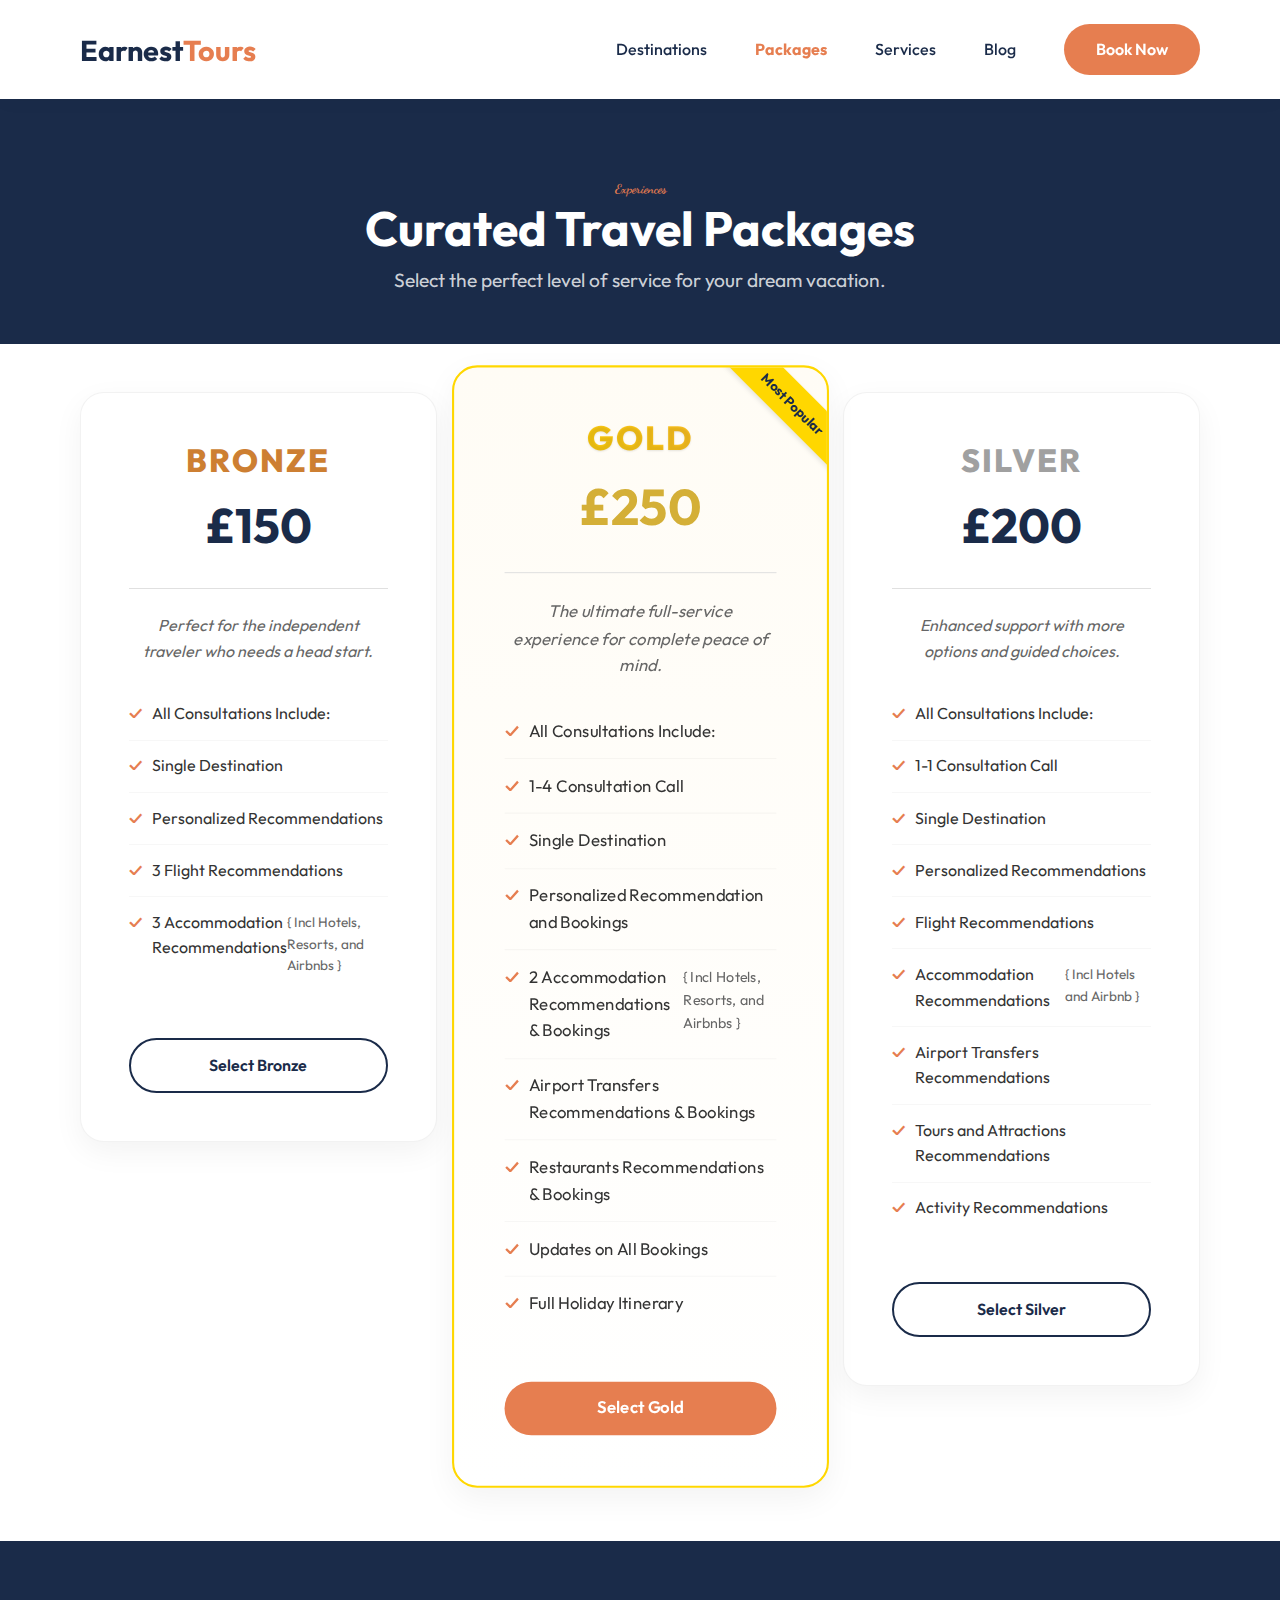
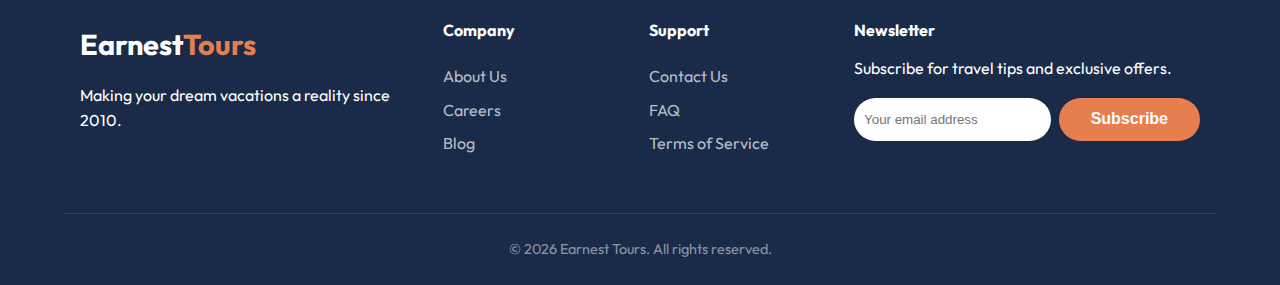
<file: packages.html>
<!DOCTYPE html>
<html lang="en">

<head>
    <meta charset="UTF-8">
    <meta name="viewport" content="width=device-width, initial-scale=1.0">
    <title>Earnest Tours | Our Packages</title>
    <meta name="description"
        content="Choose the perfect travel package for your next adventure. Gold, Silver, and Bronze tiers tailored to your needs.">

    <!-- Google Fonts -->
    <link rel="preconnect" href="https://fonts.googleapis.com">
    <link rel="preconnect" href="https://fonts.gstatic.com" crossorigin>
    <link
        href="https://fonts.googleapis.com/css2?family=Dancing+Script:wght@700&family=Outfit:wght@300;400;500;600;700&display=swap"
        rel="stylesheet">

    <!-- Styles -->
    <link rel="stylesheet" href="styles.css">
    <link rel="stylesheet" href="packages.css">
</head>

<body>
    <!-- Header -->
    <header class="site-header">
        <div class="container header-container">
            <a href="index.html" class="logo">Earnest<span class="logo-accent">Tours</span></a>
            <button class="mobile-menu-toggle" aria-label="Toggle navigation">
                <span class="bar"></span>
                <span class="bar"></span>
                <span class="bar"></span>
            </button>
            <nav class="main-nav">
                <ul class="nav-list">
                    <li><a href="destinations.html" class="nav-link">Destinations</a></li>
                    <li><a href="packages.html" class="nav-link active">Packages</a></li>
                    <li><a href="services.html" class="nav-link">Services</a></li>
                    <li><a href="index.html#blog" class="nav-link">Blog</a></li>
                    <li><a href="index.html#contact" class="btn btn-primary">Book Now</a></li>
                </ul>
            </nav>
        </div>
    </header>

    <!-- Main Content -->
    <main>
        <!-- Page Header -->
        <section class="page-header">
            <div class="container text-center">
                <span class="script-accent">Experiences</span>
                <h1 class="page-title">Curated Travel Packages</h1>
                <p class="page-subtitle">Select the perfect level of service for your dream vacation.</p>
            </div>
        </section>

        <!-- Packages Section -->
        <section class="packages-section section">
            <div class="container">
                <div class="packages-grid">

                    <!-- Bronze Package -->
                    <div class="package-card bronze">
                        <div class="package-header">
                            <h2 class="package-tier">Bronze</h2>
                            <div class="package-price">£150</div>
                        </div>
                        <div class="package-body">
                            <p class="package-description">Perfect for the independent traveler who needs a head start.
                            </p>
                            <ul class="package-features">
                                <li>All Consultations Include:</li>
                                <li>Single Destination</li>
                                <li>Personalized Recommendations</li>
                                <li>3 Flight Recommendations</li>
                                <li>3 Accommodation Recommendations <span class="feature-detail">{ Incl Hotels, Resorts,
                                        and Airbnbs }</span></li>
                            </ul>
                            <a href="#" class="btn btn-secondary btn-block">Select Bronze</a>
                        </div>
                    </div>

                    <!-- Gold Package -->
                    <div class="package-card gold featured">
                        <div class="most-popular-badge">Most Popular</div>
                        <div class="package-header">
                            <h2 class="package-tier">Gold</h2>
                            <div class="package-price">£250</div>
                        </div>
                        <div class="package-body">
                            <p class="package-description">The ultimate full-service experience for complete peace of
                                mind.</p>
                            <ul class="package-features">
                                <li>All Consultations Include:</li>
                                <li>1-4 Consultation Call</li>
                                <li>Single Destination</li>
                                <li>Personalized Recommendation and Bookings</li>
                                <li>2 Accommodation Recommendations & Bookings <span class="feature-detail">{ Incl
                                        Hotels, Resorts, and Airbnbs }</span></li>
                                <li>Airport Transfers Recommendations & Bookings</li>
                                <li>Restaurants Recommendations & Bookings</li>
                                <li>Updates on All Bookings</li>
                                <li>Full Holiday Itinerary</li>
                            </ul>
                            <a href="#" class="btn btn-primary btn-block">Select Gold</a>
                        </div>
                    </div>

                    <!-- Silver Package -->
                    <div class="package-card silver">
                        <div class="package-header">
                            <h2 class="package-tier">Silver</h2>
                            <div class="package-price">£200</div>
                        </div>
                        <div class="package-body">
                            <p class="package-description">Enhanced support with more options and guided choices.</p>
                            <ul class="package-features">
                                <li>All Consultations Include:</li>
                                <li>1-1 Consultation Call</li>
                                <li>Single Destination</li>
                                <li>Personalized Recommendations</li>
                                <li>Flight Recommendations</li>
                                <li>Accommodation Recommendations <span class="feature-detail">{ Incl Hotels and Airbnb
                                        }</span></li>
                                <li>Airport Transfers Recommendations</li>
                                <li>Tours and Attractions Recommendations</li>
                                <li>Activity Recommendations</li>
                            </ul>
                            <a href="#" class="btn btn-secondary btn-block">Select Silver</a>
                        </div>
                    </div>

                </div>
            </div>
        </section>
    </main>

    <!-- Footer -->
    <footer class="site-footer">
        <div class="container footer-grid">
            <div class="footer-brand">
                <a href="index.html" class="logo footer-logo">Earnest<span class="logo-accent">Tours</span></a>
                <p>Making your dream vacations a reality since 2010.</p>
            </div>
            <div class="footer-links">
                <h4>Company</h4>
                <ul>
                    <li><a href="#">About Us</a></li>
                    <li><a href="#">Careers</a></li>
                    <li><a href="#">Blog</a></li>
                </ul>
            </div>
            <div class="footer-links">
                <h4>Support</h4>
                <ul>
                    <li><a href="#">Contact Us</a></li>
                    <li><a href="#">FAQ</a></li>
                    <li><a href="#">Terms of Service</a></li>
                </ul>
            </div>
            <div class="footer-newsletter">
                <h4>Newsletter</h4>
                <p>Subscribe for travel tips and exclusive offers.</p>
                <form class="newsletter-form">
                    <input type="email" placeholder="Your email address">
                    <button type="submit" class="btn btn-primary">Subscribe</button>
                </form>
            </div>
        </div>
        <div class="footer-bottom container">
            <p>&copy; 2026 Earnest Tours. All rights reserved.</p>
        </div>
    </footer>

    <script src="script.js"></script>
</body>

</html>
</file>
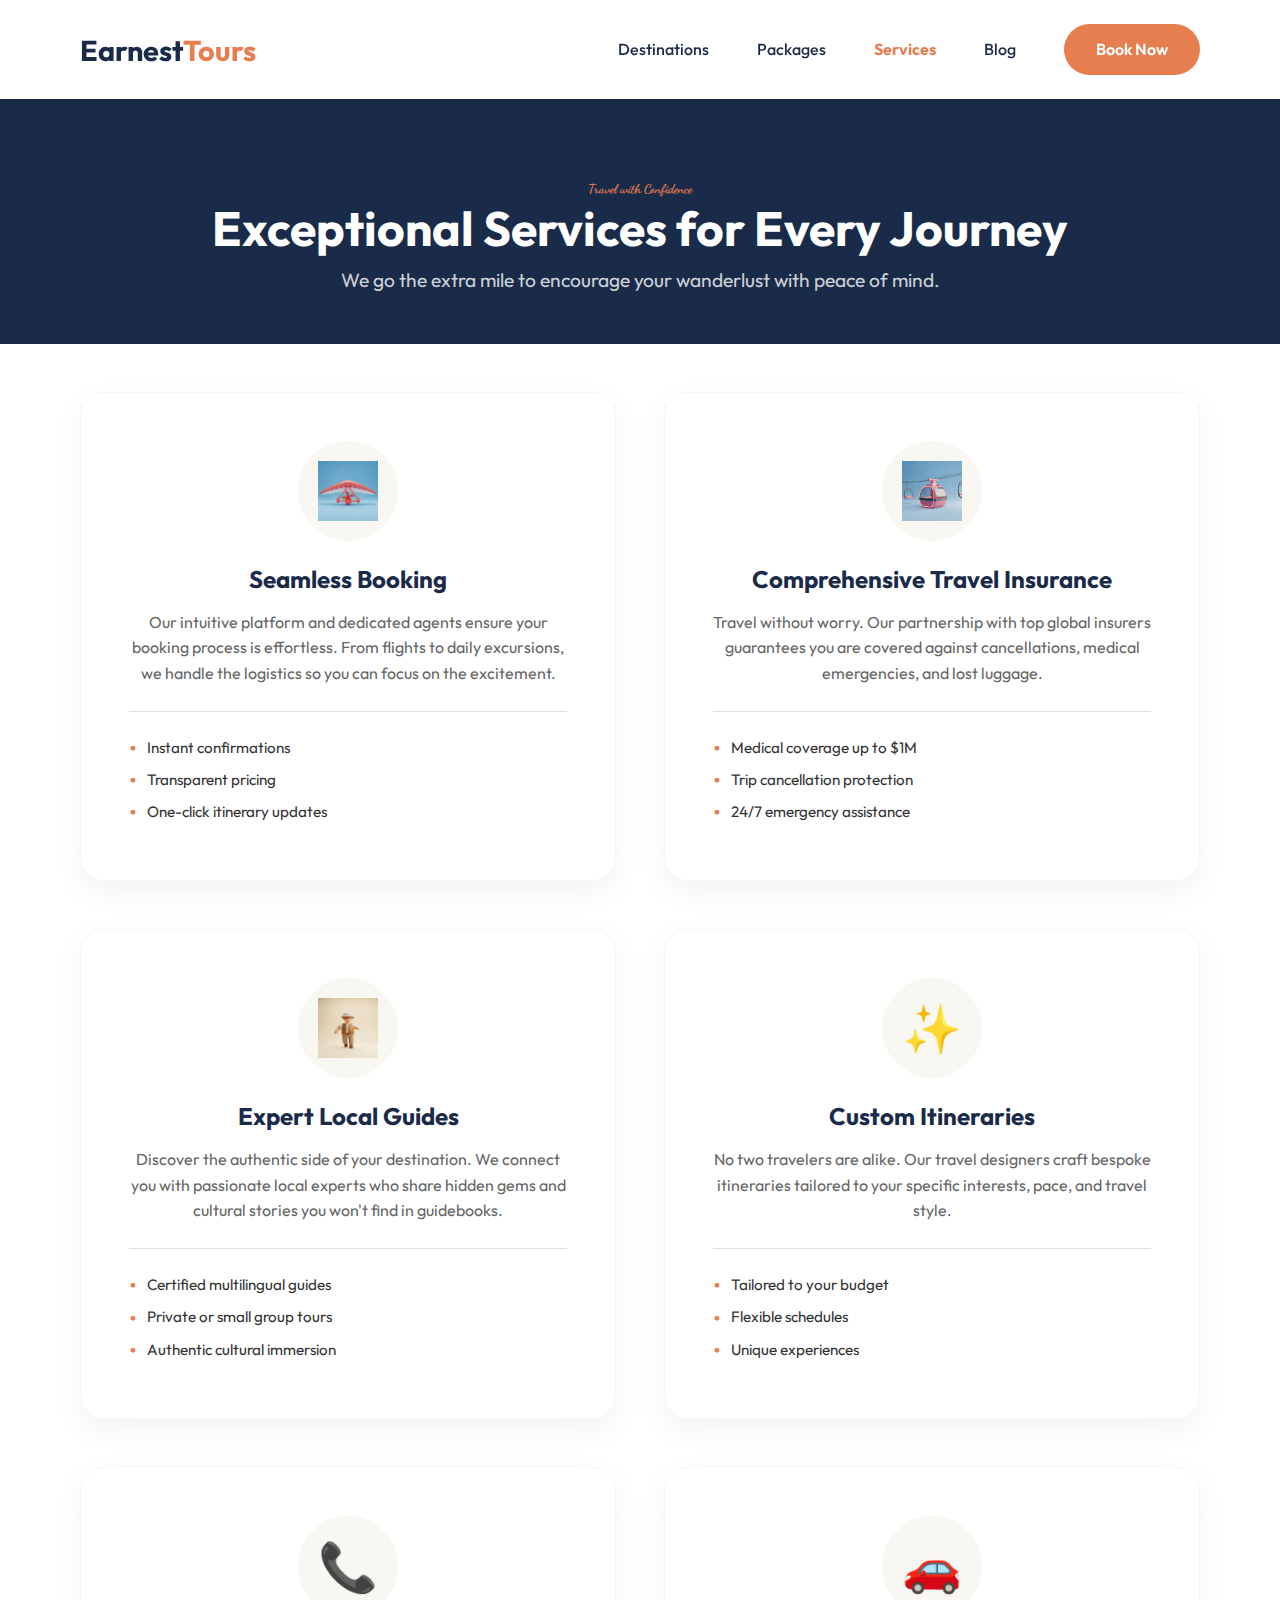
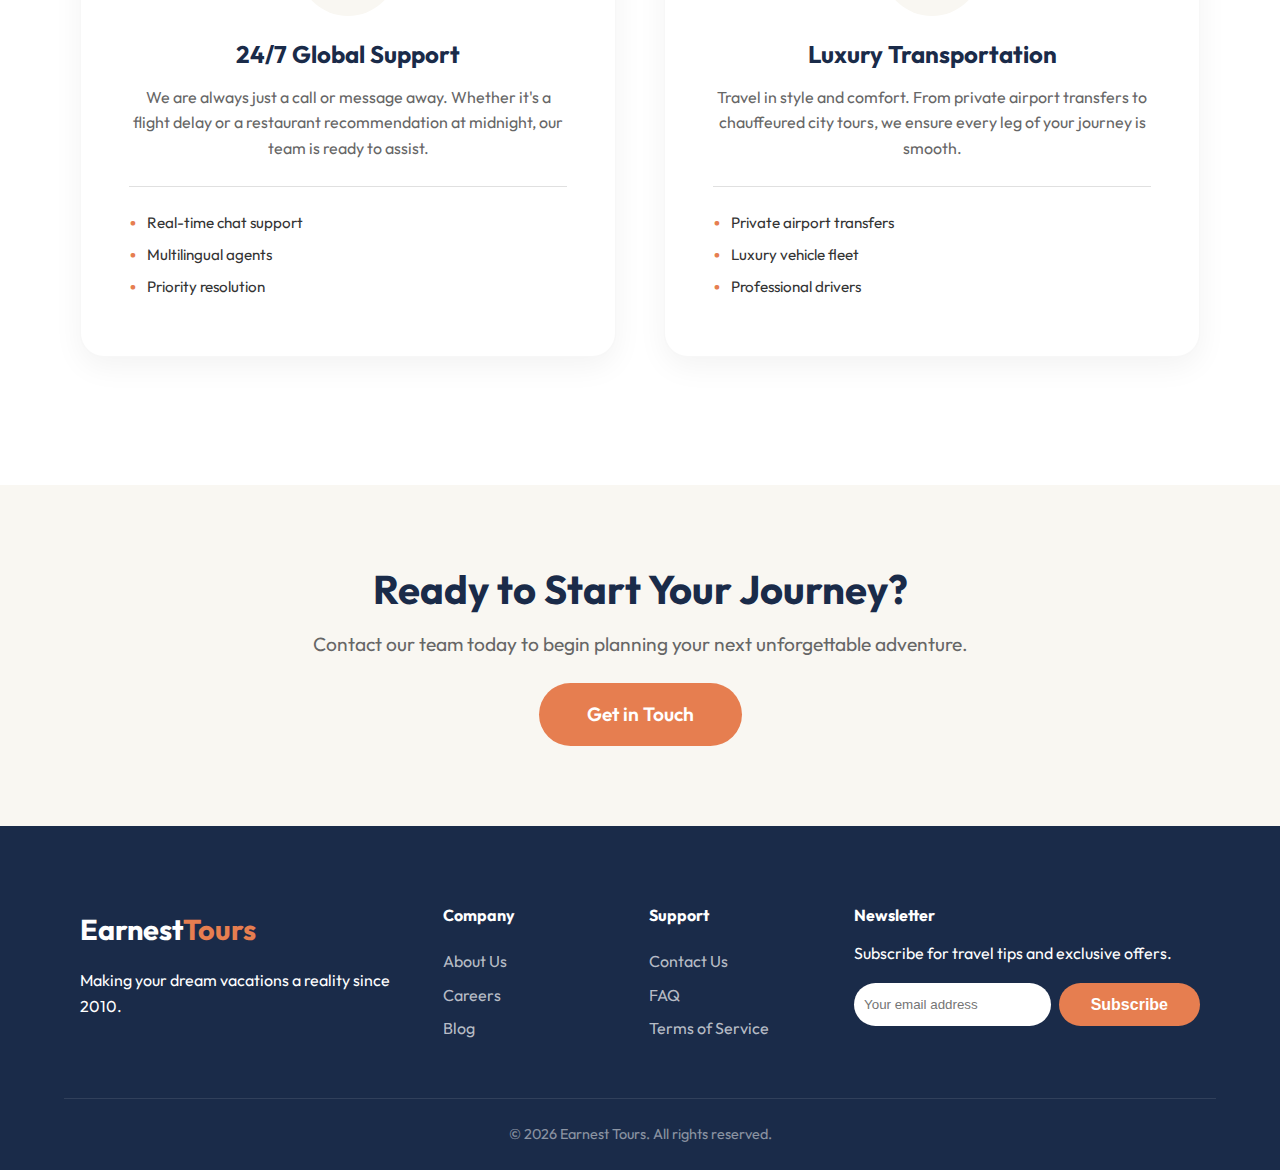
<file: services.html>
<!DOCTYPE html>
<html lang="en">

<head>
    <meta charset="UTF-8">
    <meta name="viewport" content="width=device-width, initial-scale=1.0">
    <title>Earnest Tours | Our Services</title>
    <meta name="description"
        content="Explore the premium services offered by Earnest Tours, from seamless booking to 24/7 on-trip support.">

    <!-- Google Fonts -->
    <link rel="preconnect" href="https://fonts.googleapis.com">
    <link rel="preconnect" href="https://fonts.gstatic.com" crossorigin>
    <link
        href="https://fonts.googleapis.com/css2?family=Dancing+Script:wght@700&family=Outfit:wght@300;400;500;600;700&display=swap"
        rel="stylesheet">

    <!-- Styles -->
    <link rel="stylesheet" href="styles.css">
    <link rel="stylesheet" href="services.css">
</head>

<body>
    <!-- Header -->
    <header class="site-header">
        <div class="container header-container">
            <a href="index.html" class="logo">Earnest<span class="logo-accent">Tours</span></a>
            <button class="mobile-menu-toggle" aria-label="Toggle navigation">
                <span class="bar"></span>
                <span class="bar"></span>
                <span class="bar"></span>
            </button>
            <nav class="main-nav">
                <ul class="nav-list">
                    <li><a href="destinations.html" class="nav-link">Destinations</a></li>
                    <li><a href="packages.html" class="nav-link">Packages</a></li>
                    <li><a href="services.html" class="nav-link active">Services</a></li>
                    <li><a href="index.html#blog" class="nav-link">Blog</a></li>
                    <li><a href="index.html#contact" class="btn btn-primary">Book Now</a></li>
                </ul>
            </nav>
        </div>
    </header>

    <!-- Main Content -->
    <main>
        <!-- Page Header -->
        <section class="page-header">
            <div class="container text-center">
                <span class="script-accent">Travel with Confidence</span>
                <h1 class="page-title">Exceptional Services for Every Journey</h1>
                <p class="page-subtitle">We go the extra mile to encourage your wanderlust with peace of mind.</p>
            </div>
        </section>

        <!-- Services Grid Section -->
        <section class="services-full-section section">
            <div class="container">
                <div class="services-grid-large">

                    <!-- Service 1 -->
                    <div class="service-detail-card">
                        <div class="service-icon-large">
                            <img src="assets/icon_glider.png" alt="Glider Icon">
                        </div>
                        <div class="service-content">
                            <h3>Seamless Booking</h3>
                            <p>Our intuitive platform and dedicated agents ensure your booking process is effortless.
                                From flights to daily excursions, we handle the logistics so you can focus on the
                                excitement.</p>
                            <ul class="service-highlights">
                                <li>Instant confirmations</li>
                                <li>Transparent pricing</li>
                                <li>One-click itinerary updates</li>
                            </ul>
                        </div>
                    </div>

                    <!-- Service 2 -->
                    <div class="service-detail-card">
                        <div class="service-icon-large">
                            <img src="assets/icon_cablecar.png" alt="Cable Car Icon">
                        </div>
                        <div class="service-content">
                            <h3>Comprehensive Travel Insurance</h3>
                            <p>Travel without worry. Our partnership with top global insurers guarantees you are covered
                                against cancellations, medical emergencies, and lost luggage.</p>
                            <ul class="service-highlights">
                                <li>Medical coverage up to $1M</li>
                                <li>Trip cancellation protection</li>
                                <li>24/7 emergency assistance</li>
                            </ul>
                        </div>
                    </div>

                    <!-- Service 3 -->
                    <div class="service-detail-card">
                        <div class="service-icon-large">
                            <img src="assets/icon_explorer.png" alt="Explorer Icon">
                        </div>
                        <div class="service-content">
                            <h3>Expert Local Guides</h3>
                            <p>Discover the authentic side of your destination. We connect you with passionate local
                                experts who share hidden gems and cultural stories you won't find in guidebooks.</p>
                            <ul class="service-highlights">
                                <li>Certified multilingual guides</li>
                                <li>Private or small group tours</li>
                                <li>Authentic cultural immersion</li>
                            </ul>
                        </div>
                    </div>

                    <!-- Service 4 -->
                    <div class="service-detail-card">
                        <div class="service-icon-large">
                            <!-- Placeholder icon since we don't have a new one yet, reusing with CSS filter/style or just a generic visual -->
                            <span class="generic-icon">✨</span>
                        </div>
                        <div class="service-content">
                            <h3>Custom Itineraries</h3>
                            <p>No two travelers are alike. Our travel designers craft bespoke itineraries tailored to
                                your specific interests, pace, and travel style.</p>
                            <ul class="service-highlights">
                                <li>Tailored to your budget</li>
                                <li>Flexible schedules</li>
                                <li>Unique experiences</li>
                            </ul>
                        </div>
                    </div>

                    <!-- Service 5 -->
                    <div class="service-detail-card">
                        <div class="service-icon-large">
                            <span class="generic-icon">📞</span>
                        </div>
                        <div class="service-content">
                            <h3>24/7 Global Support</h3>
                            <p>We are always just a call or message away. Whether it's a flight delay or a restaurant
                                recommendation at midnight, our team is ready to assist.</p>
                            <ul class="service-highlights">
                                <li>Real-time chat support</li>
                                <li>Multilingual agents</li>
                                <li>Priority resolution</li>
                            </ul>
                        </div>
                    </div>

                    <!-- Service 6 -->
                    <div class="service-detail-card">
                        <div class="service-icon-large">
                            <span class="generic-icon">🚗</span>
                        </div>
                        <div class="service-content">
                            <h3>Luxury Transportation</h3>
                            <p>Travel in style and comfort. From private airport transfers to chauffeured city tours, we
                                ensure every leg of your journey is smooth.</p>
                            <ul class="service-highlights">
                                <li>Private airport transfers</li>
                                <li>Luxury vehicle fleet</li>
                                <li>Professional drivers</li>
                            </ul>
                        </div>
                    </div>

                </div>
            </div>
        </section>

        <!-- CTA Section -->
        <section class="cta-section">
            <div class="container text-center">
                <h2>Ready to Start Your Journey?</h2>
                <p>Contact our team today to begin planning your next unforgettable adventure.</p>
                <a href="index.html#contact" class="btn btn-primary btn-lg">Get in Touch</a>
            </div>
        </section>

    </main>

    <!-- Footer -->
    <footer class="site-footer">
        <div class="container footer-grid">
            <div class="footer-brand">
                <a href="index.html" class="logo footer-logo">Earnest<span class="logo-accent">Tours</span></a>
                <p>Making your dream vacations a reality since 2010.</p>
            </div>
            <div class="footer-links">
                <h4>Company</h4>
                <ul>
                    <li><a href="#">About Us</a></li>
                    <li><a href="#">Careers</a></li>
                    <li><a href="#">Blog</a></li>
                </ul>
            </div>
            <div class="footer-links">
                <h4>Support</h4>
                <ul>
                    <li><a href="#">Contact Us</a></li>
                    <li><a href="#">FAQ</a></li>
                    <li><a href="#">Terms of Service</a></li>
                </ul>
            </div>
            <div class="footer-newsletter">
                <h4>Newsletter</h4>
                <p>Subscribe for travel tips and exclusive offers.</p>
                <form class="newsletter-form"
                    onsubmit="event.preventDefault(); window.location.href='mailto:info@earnesttours.com?subject=Newsletter Subscription&body=Please subscribe me to the newsletter: ' + this.querySelector('input[type=email]').value;">
                    <input type="email" placeholder="Your email address" required>
                    <button type="submit" class="btn btn-primary">Subscribe</button>
                </form>
            </div>
        </div>
        <div class="footer-bottom container">
            <p>&copy; 2026 Earnest Tours. All rights reserved.</p>
        </div>
    </footer>

    <script src="script.js"></script>
</body>

</html>
</file>
<file: styles.css>
/* Design System Variables */
:root {
    /* Colors */
    --color-primary-accent: #E67E50;
    /* Coral Orange */
    --color-primary-accent-hover: #d16b3d;
    --color-secondary-navy: #1A2B49;
    /* Navy Blue for Headers */
    --color-bg-white: #FFFFFF;
    --color-bg-light-beige: #F9F7F2;
    /* Cream/Beige */
    --color-text-dark: #333333;
    --color-text-light: #666666;
    --color-border: #E0E0E0;

    /* Typography */
    --font-sans: 'Outfit', -apple-system, BlinkMacSystemFont, "Segoe UI", Roboto, Helvetica, Arial, sans-serif;
    --font-script: 'Dancing Script', cursive;

    --h1-size: 3.5rem;
    --h2-size: 2.5rem;
    --h3-size: 1.5rem;
    --body-size: 1rem;

    /* Spacing */
    --spacing-xs: 0.5rem;
    --spacing-sm: 1rem;
    --spacing-md: 1.5rem;
    --spacing-lg: 3rem;
    --spacing-xl: 5rem;

    /* UI Elements */
    --border-radius-sm: 8px;
    --border-radius-md: 16px;
    --border-radius-lg: 24px;
    --border-radius-pill: 50px;

    --shadow-soft: 0 10px 30px rgba(0, 0, 0, 0.05);
    --shadow-hover: 0 15px 35px rgba(0, 0, 0, 0.1);

    --transition-standard: all 0.3s ease;
}

/* Reset & Global Styles */
*,
*::before,
*::after {
    box-sizing: border-box;
    margin: 0;
    padding: 0;
}

body {
    font-family: var(--font-sans);
    color: var(--color-text-dark);
    line-height: 1.6;
    background-color: var(--color-bg-white);
    overflow-x: hidden;
}

img {
    max-width: 100%;
    height: auto;
    display: block;
}

a {
    text-decoration: none;
    color: inherit;
    transition: var(--transition-standard);
}

ul {
    list-style: none;
}

/* Utility Classes */
.container {
    width: 90%;
    max-width: 1200px;
    margin: 0 auto;
    padding: 0 var(--spacing-sm);
}

.text-center {
    text-align: center;
}

.section {
    padding: var(--spacing-xl) 0;
}

.bg-light-beige {
    background-color: var(--color-bg-light-beige);
}

/* Typography */
h1,
h2,
h3,
h4 {
    color: var(--color-secondary-navy);
    line-height: 1.2;
    margin-bottom: var(--spacing-sm);
}

h1 {
    font-size: var(--h1-size);
    font-weight: 700;
}

h2 {
    font-size: var(--h2-size);
}

h3 {
    font-size: var(--h3-size);
}

.script-accent {
    font-family: var(--font-script);
    color: var(--color-primary-accent);
    display: block;
    font-size: 0.8em;
    /* Relative to parent heading */
    font-weight: 700;
}

.section-subtitle {
    font-size: 1.5rem;
    margin-bottom: var(--spacing-xs);
}

/* Buttons */
.btn {
    display: inline-block;
    padding: 0.8rem 2rem;
    border-radius: var(--border-radius-pill);
    font-weight: 600;
    cursor: pointer;
    border: none;
    transition: var(--transition-standard);
    font-size: 1rem;
}

.btn-primary {
    background-color: var(--color-primary-accent);
    color: white;
}

.btn-primary:hover {
    background-color: var(--color-primary-accent-hover);
    transform: translateY(-2px);
    box-shadow: 0 5px 15px rgba(230, 126, 80, 0.3);
}

.btn-text {
    color: var(--color-primary-accent);
    padding: 0;
    font-weight: 600;
}

.btn-text:hover {
    color: var(--color-primary-accent-hover);
}

/* Cards */
.card {
    background: white;
    border-radius: var(--border-radius-md);
    padding: var(--spacing-md);
    box-shadow: var(--shadow-soft);
    transition: var(--transition-standard);
}

.card:hover {
    transform: translateY(-5px);
    box-shadow: var(--shadow-hover);
}

/* Header & Navigation */
.site-header {
    padding: var(--spacing-md) 0;
    background: rgba(255, 255, 255, 0.95);
    backdrop-filter: blur(10px);
    position: sticky;
    top: 0;
    z-index: 1000;
    box-shadow: 0 2px 20px rgba(0, 0, 0, 0.03);
}

.header-container {
    display: flex;
    justify-content: space-between;
    align-items: center;
}

.logo {
    font-size: 1.8rem;
    font-weight: 700;
    color: var(--color-secondary-navy);
}

.logo-accent {
    color: var(--color-primary-accent);
}

.nav-list {
    display: flex;
    align-items: center;
    gap: var(--spacing-lg);
}

.nav-link {
    font-weight: 500;
    color: var(--color-secondary-navy);
}

.nav-link:hover {
    color: var(--color-primary-accent);
}

.mobile-menu-toggle {
    display: none;
    /* Hidden by default on desktop */
    background: none;
    border: none;
    cursor: pointer;
    flex-direction: column;
    gap: 6px;
}

.bar {
    width: 25px;
    height: 2px;
    background-color: var(--color-secondary-navy);
    transition: var(--transition-standard);
}

/* Hero Section */
.hero-section {
    position: relative;
    height: 90vh;
    /* Increased height for better video impact */
    min-height: 600px;
    display: flex;
    align-items: center;
    overflow: hidden;
    /* Ensure video doesn't overflow */
    background: #1A2B49;
    /* Fallback color */
}

.hero-video {
    position: absolute;
    top: 0;
    left: 0;
    width: 100%;
    height: 100%;
    object-fit: cover;
    z-index: 0;
}

.hero-bg-overlay {
    position: absolute;
    top: 0;
    left: 0;
    width: 100%;
    height: 100%;
    background: linear-gradient(135deg, rgba(26, 43, 73, 0.6) 0%, rgba(26, 43, 73, 0.3) 100%);
    /* Navy blue tint */
    z-index: 1;
}

.hero-content {
    position: relative;
    z-index: 2;
    width: 100%;
    max-width: 1200px;
}

.hero-title {
    max-width: 650px;
    margin-bottom: var(--spacing-md);
    color: white;
    /* Ensure title is white on video */
    text-shadow: 0 2px 10px rgba(0, 0, 0, 0.2);
}

.hero-subtitle {
    font-size: 1.3rem;
    color: rgba(255, 255, 255, 0.9);
    margin-bottom: var(--spacing-lg);
    max-width: 500px;
    text-shadow: 0 2px 10px rgba(0, 0, 0, 0.2);
}

/* Search Interface */
.search-interface {
    background: white;
    padding: var(--spacing-md);
    border-radius: var(--border-radius-md);
    display: inline-block;
    width: 100%;
    max-width: 900px;
}

.search-form {
    display: flex;
    gap: var(--spacing-md);
    align-items: flex-end;
    flex-wrap: wrap;
}

.form-group {
    flex: 1;
    min-width: 200px;
}

.form-group label {
    display: block;
    font-size: 0.9rem;
    font-weight: 600;
    color: var(--color-secondary-navy);
    margin-bottom: 0.5rem;
}

.form-group input,
.form-group select {
    width: 100%;
    padding: 0.8rem;
    border: 1px solid var(--color-border);
    border-radius: var(--border-radius-sm);
    font-family: var(--font-sans);
    font-size: 1rem;
    color: var(--color-text-dark);
}

.search-btn {
    min-width: 150px;
}

/* Services Section */
.services-section {
    background-color: var(--color-bg-white);
}

.services-grid {
    display: grid;
    grid-template-columns: repeat(auto-fit, minmax(280px, 1fr));
    gap: var(--spacing-md);
    margin-top: var(--spacing-lg);
    padding-bottom: var(--spacing-md);
}

/* Mobile Carousel for Services */
@media (max-width: 768px) {
    .services-grid {
        display: flex;
        overflow-x: auto;
        scroll-snap-type: x mandatory;
        gap: var(--spacing-sm);
        padding: var(--spacing-sm);
        -webkit-overflow-scrolling: touch;
    }

    .service-card {
        min-width: 80%;
        /* Show most of one card */
        scroll-snap-align: center;
        flex-shrink: 0;
    }
}

.service-card {
    text-align: center;
    padding: var(--spacing-lg) var(--spacing-md);
    border: 1px solid rgba(0, 0, 0, 0.03);
}

.service-icon {
    width: 120px;
    height: 120px;
    margin-bottom: var(--spacing-md);
    margin-left: auto;
    margin-right: auto;
    display: flex;
    align-items: center;
    justify-content: center;
    background: var(--color-bg-light-beige);
    /* Added back background for grounding */
    border-radius: 30px;
    /* Modern 'squircle' look */
    border: 1px solid rgba(0, 0, 0, 0.03);
    /* Subtle border definition */
    transition: var(--transition-standard);
}

.service-icon img {
    width: 85%;
    /* Slightly reduced to give breathing room in container */
    height: 85%;
    object-fit: contain;
    filter: drop-shadow(0 8px 15px rgba(0, 0, 0, 0.08));
    /* Softer shadow */
    transition: transform 0.3s cubic-bezier(0.175, 0.885, 0.32, 1.275);
    /* Bouncy transition */
}

/* Hover effects for the icon container */
.service-card:hover .service-icon {
    background: white;
    box-shadow: 0 10px 25px rgba(230, 126, 80, 0.15);
    /* Coral glow */
    transform: translateY(-3px);
    border-color: rgba(230, 126, 80, 0.2);
}

.service-card:hover .service-icon img {
    transform: scale(1.15) rotate(3deg);
    filter: drop-shadow(0 12px 20px rgba(0, 0, 0, 0.12));
}

/* Destinations Section */
.destinations-grid {
    display: grid;
    grid-template-columns: repeat(auto-fit, minmax(320px, 1fr));
    gap: var(--spacing-lg);
    margin-top: var(--spacing-lg);
}

.destination-card {
    padding: 0;
    overflow: hidden;
    position: relative;
    display: flex;
    flex-direction: column;
}

.card-image-placeholder {
    height: 250px;
    background-color: #ddd;
    background-size: cover;
    background-position: center;
    position: relative;
}

.card-price-tag {
    position: absolute;
    top: var(--spacing-sm);
    right: var(--spacing-sm);
    background: rgba(255, 255, 255, 0.95);
    padding: 0.4rem 1rem;
    border-radius: var(--border-radius-pill);
    font-weight: 700;
    color: var(--color-primary-accent);
    box-shadow: 0 4px 10px rgba(0, 0, 0, 0.1);
}

.destination-card .card-content {
    padding: var(--spacing-md);
    flex: 1;
    display: flex;
    flex-direction: column;
}

.destination-card p {
    flex: 1;
    margin-bottom: var(--spacing-md);
    color: var(--color-text-light);
}

/* Blog Section */
.blog-section {
    background-color: var(--color-bg-white);
}

.blog-grid {
    display: grid;
    grid-template-columns: repeat(auto-fit, minmax(300px, 1fr));
    gap: var(--spacing-lg);
    margin-top: var(--spacing-lg);
}

.blog-card {
    display: flex;
    flex-direction: column;
    border: none;
    background: transparent;
    box-shadow: none;
}

.blog-card:hover {
    transform: translateY(-5px);
    box-shadow: none;
}

.blog-image-placeholder {
    height: 220px;
    background-color: #eee;
    border-radius: var(--border-radius-md);
    margin-bottom: var(--spacing-md);
    overflow: hidden;
    position: relative;
}

.blog-image-placeholder::after {
    content: '';
    position: absolute;
    top: 0;
    left: 0;
    width: 100%;
    height: 100%;
    background: rgba(0, 0, 0, 0.05);
    /* Slight tint */
    transition: var(--transition-standard);
}

.blog-card:hover .blog-image-placeholder::after {
    background: rgba(0, 0, 0, 0);
}

.blog-meta {
    font-size: 0.85rem;
    color: var(--color-primary-accent);
    text-transform: uppercase;
    font-weight: 600;
    margin-bottom: 0.5rem;
    letter-spacing: 0.5px;
}

.blog-card h3 {
    font-size: 1.4rem;
    margin-bottom: 0.8rem;
}

.blog-card p {
    color: var(--color-text-light);
    margin-bottom: 1rem;
}

/* Footer */
.site-footer {
    background-color: var(--color-secondary-navy);
    color: white;
    padding-top: var(--spacing-xl);
    padding-bottom: var(--spacing-md);
}

.footer-grid {
    display: grid;
    grid-template-columns: 2fr 1fr 1fr 1.5fr;
    gap: var(--spacing-lg);
    margin-bottom: var(--spacing-lg);
}

.footer-logo {
    color: white;
    margin-bottom: var(--spacing-sm);
    display: block;
}

.footer-links h4 {
    color: white;
    margin-bottom: var(--spacing-md);
}

.footer-links li {
    margin-bottom: 0.5rem;
}

.footer-links a {
    color: rgba(255, 255, 255, 0.7);
}

.footer-links a:hover {
    color: var(--color-primary-accent);
}

.footer-newsletter h4 {
    color: white;
}

.newsletter-form {
    display: flex;
    gap: var(--spacing-xs);
    margin-top: var(--spacing-sm);
}

.newsletter-form input {
    flex: 1;
    padding: 0.6rem;
    border-radius: var(--border-radius-pill);
    border: none;
}

.footer-bottom {
    border-top: 1px solid rgba(255, 255, 255, 0.1);
    padding-top: var(--spacing-md);
    text-align: center;
    color: rgba(255, 255, 255, 0.5);
    font-size: 0.9rem;
}

/* Responsive */
@media (max-width: 768px) {
    :root {
        --h1-size: 2.5rem;
        --h2-size: 2rem;
    }

    .mobile-menu-toggle {
        display: flex;
    }

    .main-nav {
        position: fixed;
        top: 70px;
        /* Adjust based on header height */
        left: 0;
        width: 100%;
        background: white;
        padding: var(--spacing-md);
        box-shadow: 0 10px 20px rgba(0, 0, 0, 0.1);
        transform: translateY(-150%);
        transition: transform 0.3s ease;
        z-index: 999;
    }

    .main-nav.active {
        transform: translateY(0);
    }

    .nav-list {
        flex-direction: column;
        gap: var(--spacing-md);
    }

    .footer-grid {
        grid-template-columns: 1fr;
        text-align: center;
    }

    .newsletter-form {
        max-width: 100%;
        justify-content: center;
    }
}
</file>
<file: packages.css>
/* Packages Page Styles */

/* Header Override for active state */
.nav-link.active {
    color: var(--color-primary-accent);
    font-weight: 700;
}

/* Page Header */
.page-header {
    background-color: var(--color-secondary-navy);
    padding: var(--spacing-xl) 0 var(--spacing-lg);
    color: white;
    margin-bottom: var(--spacing-lg);
}

.page-title {
    font-size: 3rem;
    color: white;
    margin-bottom: var(--spacing-xs);
}

.page-subtitle {
    font-size: 1.2rem;
    color: rgba(255, 255, 255, 0.8);
    max-width: 600px;
    margin: 0 auto;
}

/* Packages Grid */
.packages-section {
    padding-top: 0;
    /* Since header has padding */
    padding-bottom: var(--spacing-xl);
}

.packages-grid {
    display: flex;
    justify-content: center;
    align-items: flex-start;
    gap: var(--spacing-md);
    flex-wrap: wrap;
}

/* Base Package Card */
.package-card {
    background: white;
    border-radius: var(--border-radius-lg);
    box-shadow: var(--shadow-soft);
    padding: var(--spacing-lg);
    flex: 1;
    min-width: 300px;
    max-width: 400px;
    transition: var(--transition-standard);
    position: relative;
    border: 1px solid rgba(0, 0, 0, 0.05);
    display: flex;
    flex-direction: column;
}

.package-card:hover {
    transform: translateY(-10px);
    box-shadow: 0 20px 40px rgba(0, 0, 0, 0.12);
}

/* Package Header */
.package-header {
    text-align: center;
    margin-bottom: var(--spacing-md);
    padding-bottom: var(--spacing-md);
    border-bottom: 1px solid var(--color-border);
}

.package-tier {
    font-family: var(--font-sans);
    font-size: 2rem;
    text-transform: uppercase;
    letter-spacing: 2px;
    margin-bottom: var(--spacing-xs);
    font-weight: 800;
}

.package-price {
    font-size: 3rem;
    font-weight: 700;
    color: var(--color-secondary-navy);
    display: flex;
    align-items: center;
    justify-content: center;
}

/* Package Body */
.package-body {
    display: flex;
    flex-direction: column;
    flex-grow: 1;
}

.package-description {
    text-align: center;
    color: var(--color-text-light);
    margin-bottom: var(--spacing-md);
    font-style: italic;
}

.package-features {
    list-style: none;
    margin-bottom: var(--spacing-lg);
    flex-grow: 1;
}

.package-features li {
    padding: 0.8rem 0;
    border-bottom: 1px solid rgba(0, 0, 0, 0.03);
    color: var(--color-text-dark);
    display: flex;
    align-items: flex-start;
    /* For multi-line text */
}

.package-features li:last-child {
    border-bottom: none;
}

.package-features li::before {
    content: "✓";
    color: var(--color-primary-accent);
    font-weight: bold;
    margin-right: 10px;
    flex-shrink: 0;
}

.feature-detail {
    display: block;
    font-size: 0.85rem;
    color: var(--color-text-light);
    margin-top: 2px;
}

/* Buttons */
.btn-block {
    display: block;
    width: 100%;
    text-align: center;
    margin-top: auto;
}

.btn-secondary {
    background-color: transparent;
    border: 2px solid var(--color-secondary-navy);
    color: var(--color-secondary-navy);
}

.btn-secondary:hover {
    background-color: var(--color-secondary-navy);
    color: white;
}

/* Gold Tier Specifics - The Premium One */
.package-card.gold {
    border: 2px solid #FFD700;
    /* Gold border */
    transform: scale(1.05);
    z-index: 2;
    background: linear-gradient(to bottom, #fffcf5, #ffffff);
}

.package-card.gold:hover {
    transform: scale(1.08) translateY(-10px);
}

.package-card.gold .package-tier {
    background: linear-gradient(45deg, #FFD700, #FDB931);
    -webkit-background-clip: text;
    background-clip: text;
    -webkit-text-fill-color: transparent;
    text-shadow: 0px 1px 2px rgba(0, 0, 0, 0.1);
}

.package-card.gold .package-price {
    color: #D4AF37;
}

.featured {
    position: relative;
    overflow: hidden;
}

.most-popular-badge {
    position: absolute;
    top: 0;
    right: 0;
    background: #FFD700;
    color: #1A2B49;
    font-weight: 700;
    font-size: 0.8rem;
    padding: 0.5rem 2rem;
    transform: rotate(45deg) translate(28%, -50%);
    transform-origin: center;
    box-shadow: 0 2px 5px rgba(0, 0, 0, 0.1);
    z-index: 10;
    width: 150px;
    text-align: center;
}

/* Silver Tier Specifics */
.package-card.silver .package-tier {
    color: #A0A0A0;
    /* Silver */
}

.package-card.silver:hover {
    border-color: #A0A0A0;
}

/* Bronze Tier Specifics */
.package-card.bronze .package-tier {
    color: #CD7F32;
    /* Bronze */
}

.package-card.bronze:hover {
    border-color: #CD7F32;
}

/* Responsive */
@media (max-width: 900px) {
    .packages-grid {
        flex-direction: column;
        align-items: center;
    }

    .package-card {
        width: 100%;
        max-width: 500px;
    }

    .package-card.gold {
        transform: scale(1);
        order: -1;
        /* Make Gold appear first on mobile if desired, or keep standard order */
    }

    .package-card.gold:hover {
        transform: scale(1.02);
    }
}
</file>
<file: services.css>
/* Services Page Styles */

/* Header Override for active state handled in services.html inline usually or reuse generic active class if set */
.nav-link.active {
    color: var(--color-primary-accent);
    font-weight: 700;
}

/* Page Header reuse from packages.css (assuming global or copy) */
.page-header {
    background-color: var(--color-secondary-navy);
    padding: var(--spacing-xl) 0 var(--spacing-lg);
    color: white;
    margin-bottom: var(--spacing-lg);
}

.page-title {
    font-size: 3rem;
    color: white;
    margin-bottom: var(--spacing-xs);
}

.page-subtitle {
    font-size: 1.2rem;
    color: rgba(255, 255, 255, 0.8);
    max-width: 600px;
    margin: 0 auto;
}

/* Services Large Grid */
.services-full-section {
    padding-top: 0;
}

.services-grid-large {
    display: grid;
    grid-template-columns: repeat(auto-fit, minmax(350px, 1fr));
    gap: var(--spacing-lg);
}

.service-detail-card {
    background: white;
    border-radius: var(--border-radius-lg);
    padding: var(--spacing-lg);
    box-shadow: var(--shadow-soft);
    border: 1px solid rgba(0, 0, 0, 0.03);
    transition: var(--transition-standard);
    display: flex;
    flex-direction: column;
    align-items: center;
    text-align: center;
}

.service-detail-card:hover {
    transform: translateY(-5px);
    box-shadow: var(--shadow-hover);
    border-color: rgba(230, 126, 80, 0.2);
}

.service-icon-large {
    width: 100px;
    height: 100px;
    background: var(--color-bg-light-beige);
    border-radius: 50%;
    display: flex;
    align-items: center;
    justify-content: center;
    margin-bottom: var(--spacing-md);
    transition: var(--transition-standard);
}

.service-detail-card:hover .service-icon-large {
    background: var(--color-primary-accent);
    color: white;
}

.service-icon-large img {
    width: 60%;
    height: 60%;
    object-fit: contain;
}

.generic-icon {
    font-size: 3rem;
    line-height: 1;
}

.service-content h3 {
    font-size: 1.5rem;
    color: var(--color-secondary-navy);
    margin-bottom: var(--spacing-sm);
}

.service-content p {
    color: var(--color-text-light);
    margin-bottom: var(--spacing-md);
    font-size: 1rem;
}

.service-highlights {
    text-align: left;
    width: 100%;
    border-top: 1px solid var(--color-border);
    padding-top: var(--spacing-md);
    margin-top: auto;
}

.service-highlights li {
    margin-bottom: 0.5rem;
    font-size: 0.95rem;
    color: var(--color-text-dark);
    display: flex;
    align-items: center;
}

.service-highlights li::before {
    content: "•";
    color: var(--color-primary-accent);
    font-size: 1.5rem;
    line-height: 0.5;
    margin-right: 10px;
}

/* CTA Section */
.cta-section {
    background: var(--color-bg-light-beige);
    padding: var(--spacing-xl) 0;
    margin-top: var(--spacing-lg);
}

.cta-section h2 {
    font-size: 2.5rem;
    margin-bottom: var(--spacing-sm);
}

.cta-section p {
    font-size: 1.2rem;
    color: var(--color-text-light);
    margin-bottom: var(--spacing-md);
    max-width: 700px;
    margin-left: auto;
    margin-right: auto;
}

.btn-lg {
    padding: 1rem 3rem;
    font-size: 1.2rem;
}

/* Responsive */
@media (max-width: 768px) {
    .services-grid-large {
        grid-template-columns: 1fr;
    }
}
</file>
